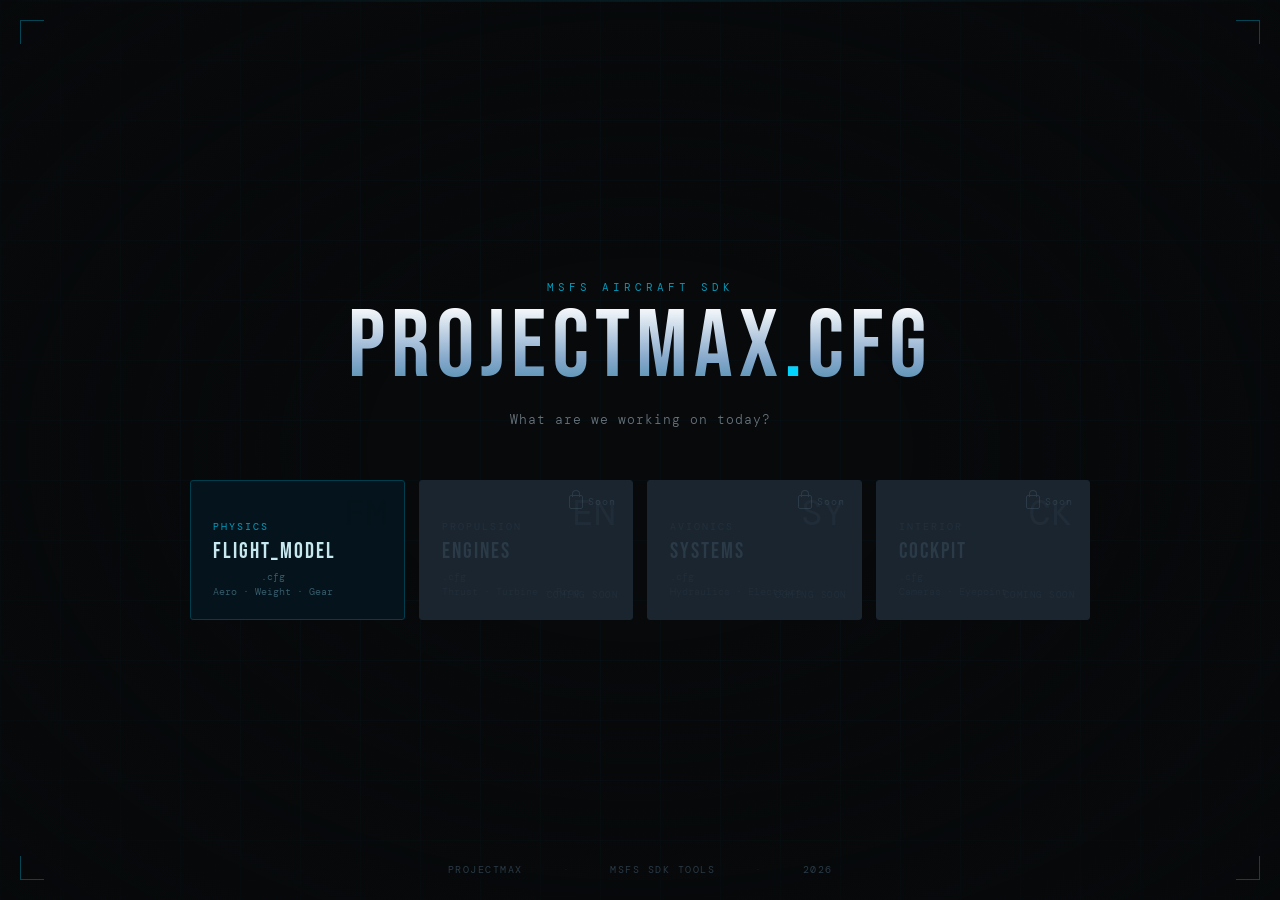
<file: index.html>
<!DOCTYPE html>
<html lang="en">
<head>
<meta charset="UTF-8">
<meta name="viewport" content="width=device-width, initial-scale=1.0">
<title>ProjectMax — CFG Editor</title>
<style>
@import url('https://fonts.googleapis.com/css2?family=Bebas+Neue&family=DM+Mono:wght@300;400;500&family=Barlow:wght@300;400&display=swap');

:root {
  --bg: #07090b;
  --line: #141c24;
  --accent: #00d4ff;
  --accent-dim: #003d4d;
  --text: #b8ccd8;
  --muted: #2a3a46;
  --muted2: #1a2830;
  --disabled: #1a2530;
  --disabled-text: #2a3a46;
  --disabled-border: #1a2530;
}

*, *::before, *::after { box-sizing: border-box; margin: 0; padding: 0; }

html, body {
  width: 100%; height: 100%;
  background: var(--bg);
  color: var(--text);
  font-family: 'Barlow', sans-serif;
  overflow: hidden;
}

/* ── Grid lines background ── */
.grid-bg {
  position: fixed;
  inset: 0;
  background-image:
    linear-gradient(rgba(0,212,255,0.025) 1px, transparent 1px),
    linear-gradient(90deg, rgba(0,212,255,0.025) 1px, transparent 1px);
  background-size: 60px 60px;
  pointer-events: none;
  z-index: 0;
}

/* Vignette */
.vignette {
  position: fixed; inset: 0;
  background: radial-gradient(ellipse at center, transparent 30%, #07090bcc 100%);
  pointer-events: none;
  z-index: 1;
}

/* Horizontal scan line drift */
.scanline {
  position: fixed;
  left: 0; right: 0;
  height: 2px;
  background: linear-gradient(90deg, transparent, rgba(0,212,255,0.08), transparent);
  animation: scan 8s linear infinite;
  pointer-events: none;
  z-index: 2;
}
@keyframes scan {
  0%   { top: -2px; opacity: 0; }
  5%   { opacity: 1; }
  95%  { opacity: 1; }
  100% { top: 100%; opacity: 0; }
}

/* ── Corner marks ── */
.corner {
  position: fixed;
  width: 24px; height: 24px;
  border-color: var(--accent);
  border-style: solid;
  opacity: 0.3;
  z-index: 3;
}
.corner.tl { top: 20px; left: 20px; border-width: 1px 0 0 1px; }
.corner.tr { top: 20px; right: 20px; border-width: 1px 1px 0 0; }
.corner.bl { bottom: 20px; left: 20px; border-width: 0 0 1px 1px; }
.corner.br { bottom: 20px; right: 20px; border-width: 0 1px 1px 0; }

/* ── Main layout ── */
.stage {
  position: relative;
  z-index: 10;
  width: 100%; height: 100vh;
  display: flex;
  flex-direction: column;
  align-items: center;
  justify-content: center;
  gap: 0;
}

/* ── Logo / Title ── */
.logo-block {
  text-align: center;
  margin-bottom: 52px;
  animation: fadeDown 0.7s cubic-bezier(0.2,0,0,1) both;
}
@keyframes fadeDown {
  from { opacity: 0; transform: translateY(-18px); }
  to   { opacity: 1; transform: translateY(0); }
}

.logo-eyebrow {
  font-family: 'DM Mono', monospace;
  font-size: 11px;
  letter-spacing: 4px;
  color: var(--accent);
  text-transform: uppercase;
  margin-bottom: 10px;
  opacity: 0.7;
}

.logo-title {
  font-family: 'Bebas Neue', sans-serif;
  font-size: clamp(56px, 8vw, 96px);
  letter-spacing: 6px;
  color: #fff;
  line-height: 0.92;
  /* Subtle chrome effect */
  background: linear-gradient(180deg, #ffffff 0%, #88aacc 60%, #4488aa 100%);
  -webkit-background-clip: text;
  -webkit-text-fill-color: transparent;
  background-clip: text;
}

.logo-title .dot { color: var(--accent); -webkit-text-fill-color: var(--accent); }

.logo-subtitle {
  margin-top: 18px;
  font-family: 'DM Mono', monospace;
  font-size: 13px;
  font-weight: 300;
  color: var(--text);
  letter-spacing: 1px;
  opacity: 0.55;
}

/* ── Button grid ── */
.btn-grid {
  display: grid;
  grid-template-columns: repeat(4, 1fr);
  gap: 14px;
  width: min(900px, 90vw);
}

/* ── Card button ── */
.cfg-btn {
  position: relative;
  display: flex;
  flex-direction: column;
  align-items: flex-start;
  justify-content: flex-end;
  padding: 24px 22px 20px;
  border: 1px solid var(--disabled-border);
  border-radius: 3px;
  background: var(--disabled);
  cursor: not-allowed;
  overflow: hidden;
  min-height: 140px;
  transition: border-color 0.2s, box-shadow 0.2s;
  animation: fadeUp 0.6s cubic-bezier(0.2,0,0,1) both;
}

.cfg-btn:nth-child(1) { animation-delay: 0.15s; }
.cfg-btn:nth-child(2) { animation-delay: 0.25s; }
.cfg-btn:nth-child(3) { animation-delay: 0.35s; }
.cfg-btn:nth-child(4) { animation-delay: 0.45s; }

@keyframes fadeUp {
  from { opacity: 0; transform: translateY(20px); }
  to   { opacity: 1; transform: translateY(0); }
}

/* Active (flight_model) */
.cfg-btn.active {
  border-color: var(--accent-dim);
  background: #05141c;
  cursor: pointer;
}
.cfg-btn.active:hover {
  border-color: var(--accent);
  box-shadow: 0 0 32px #00d4ff22, inset 0 0 40px #00d4ff08;
}
.cfg-btn.active:hover .btn-arrow { opacity: 1; transform: translateX(0); }
.cfg-btn.active:hover .btn-icon { opacity: 0.6; }
.cfg-btn.active:hover .btn-name { color: #fff; }

/* Disabled lock icon */
.cfg-btn.disabled .btn-lock {
  display: flex;
}

/* ── Big decorative icon ── */
.btn-icon {
  position: absolute;
  top: 14px; right: 16px;
  font-size: 36px;
  opacity: 0.06;
  transition: opacity 0.2s;
  line-height: 1;
  user-select: none;
  font-family: 'DM Mono', monospace;
}
.cfg-btn.disabled .btn-icon {
  opacity: 0.04;
}

/* Lock overlay */
.btn-lock {
  display: none;
  position: absolute;
  top: 14px; right: 16px;
  align-items: center;
  gap: 5px;
  font-family: 'DM Mono', monospace;
  font-size: 10px;
  color: var(--muted);
  letter-spacing: 1px;
}
.lock-icon {
  width: 14px; height: 14px;
  border: 1px solid var(--muted);
  border-radius: 2px;
  position: relative;
  display: flex; align-items: center; justify-content: center;
}
.lock-icon::before {
  content: '';
  position: absolute;
  top: -6px;
  width: 8px; height: 7px;
  border: 1px solid var(--muted);
  border-bottom: none;
  border-radius: 4px 4px 0 0;
}

.btn-tag {
  font-family: 'DM Mono', monospace;
  font-size: 10px;
  letter-spacing: 2px;
  text-transform: uppercase;
  margin-bottom: 8px;
}
.cfg-btn.active .btn-tag { color: var(--accent); opacity: 0.7; }
.cfg-btn.disabled .btn-tag { color: var(--muted); opacity: 0.5; }

.btn-name {
  font-family: 'Bebas Neue', sans-serif;
  font-size: 22px;
  letter-spacing: 2px;
  line-height: 1;
  transition: color 0.15s;
}
.cfg-btn.active .btn-name { color: #c8e8f0; }
.cfg-btn.disabled .btn-name { color: var(--disabled-text); }

.btn-desc {
  margin-top: 6px;
  font-family: 'DM Mono', monospace;
  font-size: 10px;
  font-weight: 300;
  line-height: 1.5;
}
.cfg-btn.active .btn-desc { color: #3a6070; }
.cfg-btn.disabled .btn-desc { color: var(--muted); opacity: 0.4; }

.btn-arrow {
  position: absolute;
  bottom: 18px; right: 18px;
  font-size: 18px;
  color: var(--accent);
  opacity: 0;
  transform: translateX(-6px);
  transition: opacity 0.2s, transform 0.2s;
}

.btn-coming-soon {
  position: absolute;
  bottom: 18px; right: 14px;
  font-family: 'DM Mono', monospace;
  font-size: 9px;
  letter-spacing: 1.5px;
  color: var(--muted);
  text-transform: uppercase;
  opacity: 0.4;
}

/* Subtle scan line on active hover */
.cfg-btn.active::before {
  content: '';
  position: absolute;
  inset: 0;
  background: linear-gradient(180deg, rgba(0,212,255,0.03) 0%, transparent 60%);
  opacity: 0;
  transition: opacity 0.2s;
  pointer-events: none;
}
.cfg-btn.active:hover::before { opacity: 1; }

/* ── Footer ── */
.footer {
  position: fixed;
  bottom: 24px;
  left: 0; right: 0;
  display: flex;
  justify-content: center;
  gap: 40px;
  font-family: 'DM Mono', monospace;
  font-size: 10px;
  letter-spacing: 1.5px;
  color: var(--muted);
  z-index: 10;
  opacity: 0.5;
  animation: fadeUp 1s 0.6s both;
}
.footer span { text-transform: uppercase; }
.footer .sep { opacity: 0.3; }
</style>
</head>
<body>

<div class="grid-bg"></div>
<div class="vignette"></div>
<div class="scanline"></div>
<div class="corner tl"></div>
<div class="corner tr"></div>
<div class="corner bl"></div>
<div class="corner br"></div>

<div class="stage">

  <div class="logo-block">
    <div class="logo-eyebrow">MSFS Aircraft SDK</div>
    <div class="logo-title">projectmax<span class="dot">.</span>CFG</div>
    <div class="logo-subtitle">What are we working on today?</div>
  </div>

  <div class="btn-grid">

    <!-- flight_model.cfg — ACTIVE -->
    <button class="cfg-btn active" onclick="window.location.href='flight_model_editor.html'">
      <div class="btn-icon">FM</div>
      <div class="btn-tag">Physics</div>
      <div class="btn-name">flight_model</div>
      <div class="btn-desc">.cfg<br>Aero · Weight · Gear</div>
      <div class="btn-arrow">→</div>
    </button>

    <!-- engines.cfg — DISABLED -->
    <div class="cfg-btn disabled">
      <div class="btn-lock">
        <div class="lock-icon"></div>
        <span>Soon</span>
      </div>
      <div class="btn-icon">EN</div>
      <div class="btn-tag">Propulsion</div>
      <div class="btn-name">engines</div>
      <div class="btn-desc">.cfg<br>Thrust · Turbine · Prop</div>
      <div class="btn-coming-soon">Coming soon</div>
    </div>

    <!-- systems.cfg — DISABLED -->
    <div class="cfg-btn disabled">
      <div class="btn-lock">
        <div class="lock-icon"></div>
        <span>Soon</span>
      </div>
      <div class="btn-icon">SY</div>
      <div class="btn-tag">Avionics</div>
      <div class="btn-name">systems</div>
      <div class="btn-desc">.cfg<br>Hydraulics · Electrics</div>
      <div class="btn-coming-soon">Coming soon</div>
    </div>

    <!-- cockpit.cfg — DISABLED -->
    <div class="cfg-btn disabled">
      <div class="btn-lock">
        <div class="lock-icon"></div>
        <span>Soon</span>
      </div>
      <div class="btn-icon">CK</div>
      <div class="btn-tag">Interior</div>
      <div class="btn-name">cockpit</div>
      <div class="btn-desc">.cfg<br>Cameras · Eyepoint</div>
      <div class="btn-coming-soon">Coming soon</div>
    </div>

  </div>
</div>

<div class="footer">
  <span>projectmax</span>
  <span class="sep">·</span>
  <span>MSFS SDK Tools</span>
  <span class="sep">·</span>
  <span>2026</span>
</div>

</body>
</html>
</file>
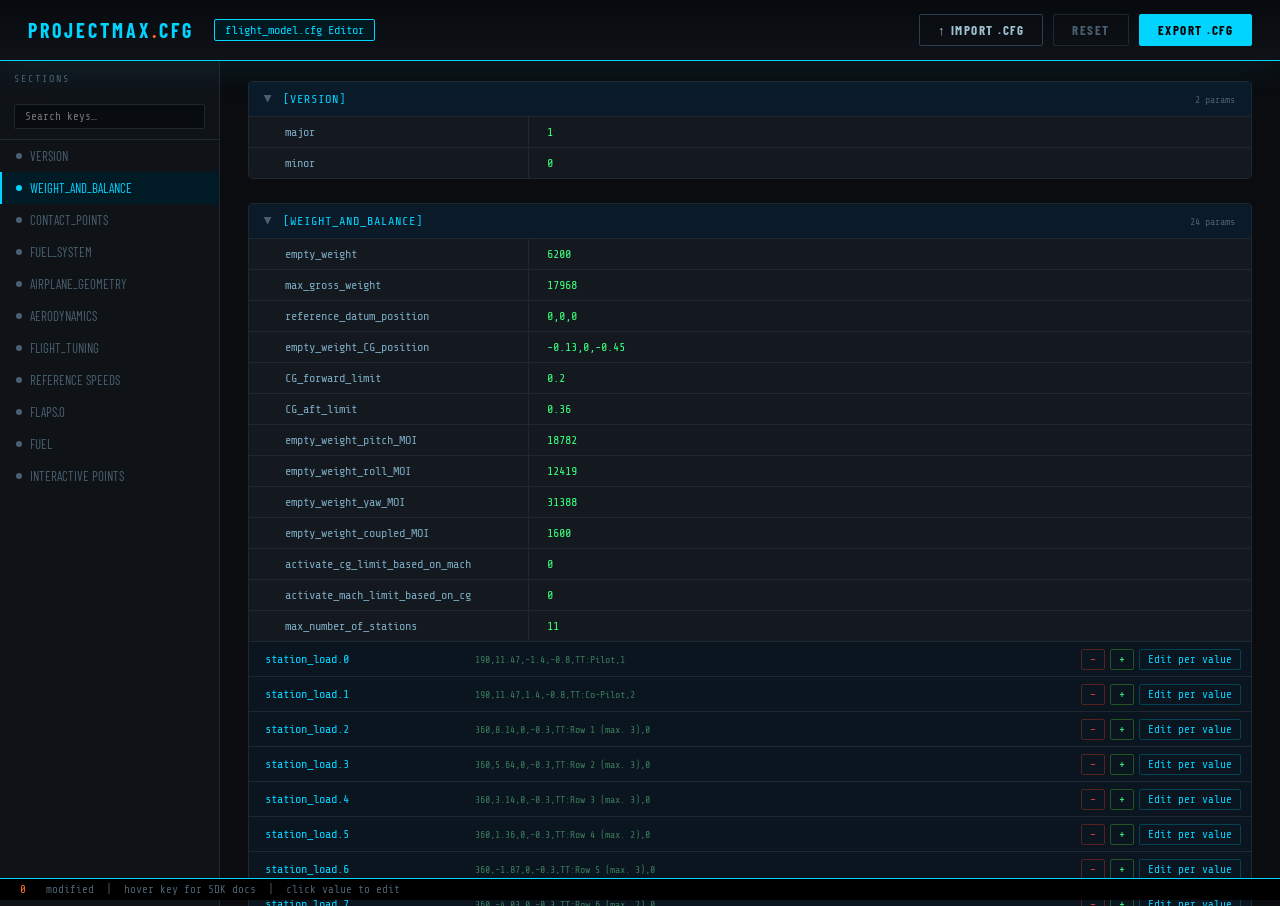
<file: flight_model_editor.html>
<!DOCTYPE html>
<html lang="en">
<head>
<meta charset="UTF-8">
<meta name="viewport" content="width=device-width, initial-scale=1.0">
<title>flight_model.cfg — MSFS SDK Editor</title>
<style>
  @import url('https://fonts.googleapis.com/css2?family=Share+Tech+Mono&family=Barlow:wght@300;400;600;700&family=Barlow+Condensed:wght@400;700&display=swap');
  :root {
    --bg:#0a0c0f;--panel:#0f1318;--panel2:#141920;--border:#1e2830;
    --accent:#00d4ff;--accent2:#ff6b2b;--accent3:#39ff7c;
    --text:#c8d8e8;--muted:#4a6070;--section-hdr:#0a1a28;
    --input-bg:#080c10;--hover-row:#111820;--indexed-bg:#0c1520;--expand-bg:#080e14;
  }
  *{box-sizing:border-box;margin:0;padding:0;}
  body{background:var(--bg);color:var(--text);font-family:'Barlow',sans-serif;font-size:14px;min-height:100vh;}
  header{background:linear-gradient(180deg,#060a0e 0%,var(--panel) 100%);border-bottom:1px solid var(--accent);padding:14px 28px;display:flex;align-items:center;gap:20px;position:sticky;top:0;z-index:100;box-shadow:0 4px 40px #00d4ff18;}
  .logo{font-family:'Barlow Condensed',sans-serif;font-weight:700;font-size:20px;letter-spacing:3px;color:var(--accent);text-transform:uppercase;}
  .logo span{color:var(--accent2);}
  .file-badge{font-family:'Share Tech Mono',monospace;font-size:12px;background:#001820;border:1px solid var(--accent);color:var(--accent);padding:3px 10px;border-radius:2px;}
  .header-actions{margin-left:auto;display:flex;gap:10px;}
  .btn{font-family:'Barlow Condensed',sans-serif;font-weight:700;font-size:13px;letter-spacing:1.5px;text-transform:uppercase;padding:7px 18px;border:1px solid;cursor:pointer;border-radius:2px;transition:all .15s;}
  .btn-primary{background:var(--accent);color:#000;border-color:var(--accent);}
  .btn-primary:hover{background:#fff;}
  .btn-ghost{background:transparent;color:var(--muted);border-color:var(--border);}
  .btn-ghost:hover{color:var(--text);border-color:var(--muted);}
  .btn-import{background:transparent;color:#a0c0d0;border-color:#2a4050;position:relative;overflow:hidden;}
  .btn-import:hover{color:var(--accent);border-color:var(--accent);}
  .btn-import input[type=file]{position:absolute;inset:0;opacity:0;cursor:pointer;width:100%;height:100%;}

  /* Drop overlay */
  .drop-overlay{display:none;position:fixed;inset:0;background:#000c;z-index:600;align-items:center;justify-content:center;flex-direction:column;gap:16px;}
  .drop-overlay.active{display:flex;}
  .drop-box{border:2px dashed var(--accent);border-radius:8px;padding:48px 64px;text-align:center;background:#00101a;pointer-events:none;}
  .drop-box-title{font-family:'Barlow Condensed',sans-serif;font-size:28px;color:var(--accent);letter-spacing:3px;margin-bottom:8px;}
  .drop-box-sub{font-family:'Share Tech Mono',monospace;font-size:13px;color:var(--muted);}

  .app{display:flex;height:calc(100vh - 55px);}
  .sidebar{width:220px;flex-shrink:0;background:var(--panel);border-right:1px solid var(--border);overflow-y:auto;padding:12px 0;}
  .sidebar-title{font-family:'Share Tech Mono',monospace;font-size:10px;color:var(--muted);letter-spacing:2px;text-transform:uppercase;padding:0 14px 10px;}
  .nav-item{padding:8px 14px;cursor:pointer;font-family:'Barlow Condensed',sans-serif;font-size:13px;color:var(--muted);border-left:2px solid transparent;transition:all .15s;display:flex;align-items:center;gap:8px;}
  .nav-item:hover{background:var(--hover-row);color:var(--text);}
  .nav-item.active{color:var(--accent);border-left-color:var(--accent);background:#001a26;}
  .nav-dot{width:6px;height:6px;border-radius:50%;background:currentColor;flex-shrink:0;}
  .search-bar{padding:10px 14px;border-bottom:1px solid var(--border);}
  .search-bar input{width:100%;background:var(--input-bg);border:1px solid var(--border);color:var(--text);font-family:'Share Tech Mono',monospace;font-size:11px;padding:5px 10px;border-radius:2px;outline:none;}
  .search-bar input:focus{border-color:var(--accent);}
  .main{flex:1;overflow-y:auto;padding:20px 28px 60px;}
  .section-card{margin-bottom:24px;border:1px solid var(--border);border-radius:4px;overflow:hidden;}
  .section-header{background:var(--section-hdr);padding:10px 16px;display:flex;align-items:center;gap:10px;border-bottom:1px solid var(--border);cursor:pointer;user-select:none;}
  .section-header:hover{background:#0a1e2e;}
  .section-name{font-family:'Share Tech Mono',monospace;font-size:12px;color:var(--accent);letter-spacing:1px;}
  .section-count{font-family:'Share Tech Mono',monospace;font-size:10px;color:var(--muted);margin-left:auto;}
  .chevron{color:var(--muted);font-size:10px;transition:transform .2s;}
  .chevron.open{transform:rotate(90deg);}
  .section-body{background:var(--panel2);}

  /* Normal KV row */
  .cfg-row{display:grid;grid-template-columns:280px 1fr;border-bottom:1px solid var(--border);position:relative;}
  .cfg-row:last-child{border-bottom:none;}
  .cfg-row:hover{background:var(--hover-row);}
  .key-cell{padding:7px 16px;font-family:'Share Tech Mono',monospace;font-size:12px;color:#7aa8c0;border-right:1px solid var(--border);display:flex;align-items:center;gap:6px;cursor:default;position:relative;}
  .info-icon{width:14px;height:14px;border-radius:50%;background:var(--accent);color:#000;font-size:9px;font-family:'Barlow',sans-serif;font-weight:700;display:flex;align-items:center;justify-content:center;flex-shrink:0;opacity:0;transition:opacity .15s;pointer-events:none;}
  .has-tooltip:hover .info-icon{opacity:1;}
  .val-cell{padding:4px 10px;display:flex;align-items:center;}
  .val-cell input{width:100%;background:transparent;border:1px solid transparent;color:var(--accent3);font-family:'Share Tech Mono',monospace;font-size:12px;padding:3px 7px;border-radius:2px;outline:none;transition:all .15s;}
  .val-cell input:hover{border-color:var(--border);}
  .val-cell input:focus{border-color:var(--accent);background:var(--input-bg);box-shadow:0 0 12px #00d4ff22;}
  .val-cell input.modified{color:var(--accent2);border-color:#ff6b2b44;}
  .val-cell input.long-val{font-size:10px;color:#5a8a6a;}
  .val-cell input.long-val:focus{font-size:11px;color:var(--accent3);}
  .comment-row{padding:5px 16px;font-family:'Share Tech Mono',monospace;font-size:11px;color:var(--muted);background:#0c1016;border-bottom:1px solid var(--border);font-style:italic;}

  /* Tooltip — only visible on hover, hidden when input focused */
  .tooltip-box{display:none;position:absolute;left:16px;top:calc(100% + 4px);z-index:999;background:#030608;border:1px solid var(--accent);border-radius:4px;padding:10px 14px;width:380px;box-shadow:0 8px 40px #00d4ff30,0 2px 12px #000;pointer-events:none;animation:fadeIn .12s ease;}
  @keyframes fadeIn{from{opacity:0;transform:translateY(-4px);}to{opacity:1;transform:translateY(0);}}
  .has-tooltip:hover .tooltip-box{display:block;}
  .cfg-row:focus-within .tooltip-box{display:none!important;}
  .tt-key{font-family:'Share Tech Mono',monospace;font-size:11px;color:var(--accent);margin-bottom:6px;}
  .tt-desc{font-family:'Barlow',sans-serif;font-size:12.5px;color:#a0bcc8;line-height:1.55;}
  .tt-unit{margin-top:7px;font-family:'Share Tech Mono',monospace;font-size:10px;color:var(--accent2);border-top:1px solid var(--border);padding-top:6px;}

  /* Indexed group */
  .indexed-group{border-bottom:1px solid var(--border);}
  .indexed-group:last-child{border-bottom:none;}
  .indexed-header{display:grid;grid-template-columns:200px 1fr auto;align-items:center;padding:5px 10px 5px 16px;background:#0a1520;min-height:34px;}
  .indexed-key{font-family:'Share Tech Mono',monospace;font-size:12px;color:var(--accent);}
  .indexed-raw-val{font-family:'Share Tech Mono',monospace;font-size:10px;color:#3a7a5a;padding:0 10px;white-space:nowrap;overflow:hidden;text-overflow:ellipsis;}
  .indexed-controls{display:flex;gap:5px;flex-shrink:0;}
  .ic-btn{font-family:'Share Tech Mono',monospace;font-size:11px;padding:3px 8px;border:1px solid;cursor:pointer;border-radius:2px;transition:all .12s;white-space:nowrap;background:transparent;}
  .ic-btn-minus{color:#ff4444;border-color:#552222;}
  .ic-btn-minus:hover{background:#ff4444;color:#000;}
  .ic-btn-plus{color:var(--accent3);border-color:#225522;}
  .ic-btn-plus:hover{background:var(--accent3);color:#000;}
  .ic-btn-edit{color:var(--accent);border-color:#004455;}
  .ic-btn-edit:hover{background:var(--accent);color:#000;}
  .ic-btn-edit.active{background:var(--accent);color:#000;}

  /* Expand panel */
  .expand-panel{background:var(--expand-bg);border-top:1px solid #1a2a3a;padding:10px 16px 14px 32px;display:none;}
  .expand-panel.open{display:block;}
  .expand-field{display:grid;grid-template-columns:260px 1fr;align-items:start;margin-bottom:7px;gap:8px;}
  .expand-label{font-family:'Barlow',sans-serif;font-size:11.5px;color:#7090a0;padding-top:5px;line-height:1.3;}
  .expand-label .pos-hint{font-size:10px;color:#3a6070;display:block;margin-top:2px;line-height:1.4;}
  .expand-input{background:var(--input-bg);border:1px solid var(--border);color:var(--accent3);font-family:'Share Tech Mono',monospace;font-size:12px;padding:4px 8px;border-radius:2px;outline:none;width:100%;transition:all .15s;}
  .expand-input:focus{border-color:var(--accent);box-shadow:0 0 8px #00d4ff22;}
  .expand-input.modified{color:var(--accent2);border-color:#ff6b2b44;}

  /* Confirm dialog */
  .confirm-overlay{display:none;position:fixed;inset:0;background:#000b;z-index:500;align-items:center;justify-content:center;}
  .confirm-overlay.show{display:flex;}
  .confirm-box{background:#0c1520;border:1px solid var(--accent);border-radius:4px;padding:24px 28px;max-width:380px;width:100%;box-shadow:0 20px 60px #000;}
  .confirm-title{font-family:'Barlow Condensed',sans-serif;font-size:16px;color:var(--accent);margin-bottom:10px;letter-spacing:1px;}
  .confirm-msg{font-size:13px;color:var(--text);margin-bottom:20px;line-height:1.5;}
  .confirm-actions{display:flex;gap:10px;justify-content:flex-end;}

  .statusbar{position:fixed;bottom:0;left:0;right:0;background:#000;border-top:1px solid var(--accent);padding:4px 20px;display:flex;gap:20px;font-family:'Share Tech Mono',monospace;font-size:11px;color:var(--muted);z-index:200;}
  .statusbar span{color:var(--accent);}
  #mod-count{color:var(--accent2);}
  ::-webkit-scrollbar{width:6px;}
  ::-webkit-scrollbar-track{background:var(--panel);}
  ::-webkit-scrollbar-thumb{background:var(--border);border-radius:3px;}
</style>
</head>
<body>
<header>
  <div class="logo">projectmax<span>.</span>CFG</div>
  <div class="file-badge" id="file-badge">flight_model.cfg Editor</div>
  <div class="header-actions">
    <button class="btn btn-import" title="Open a .cfg file from your computer">
      ↑ Import .cfg
      <input type="file" accept=".cfg,.txt,text/plain" onchange="handleFileInput(this)">
    </button>
    <button class="btn btn-ghost" onclick="resetAll()">Reset</button>
    <button class="btn btn-primary" onclick="exportCFG()">Export .cfg</button>
  </div>
</header>

<!-- Drag-and-drop overlay -->
<div class="drop-overlay" id="drop-overlay">
  <div class="drop-box">
    <div class="drop-box-title">DROP .CFG HERE</div>
    <div class="drop-box-sub">flight_model.cfg · engines.cfg · any MSFS cfg file</div>
  </div>
</div>
<div class="app">
  <nav class="sidebar">
    <div class="sidebar-title">Sections</div>
    <div class="search-bar"><input type="text" placeholder="Search keys…" id="search-input" oninput="filterKeys(this.value)"></div>
    <div id="nav-list"></div>
  </nav>
  <main class="main" id="main-content"></main>
</div>
<div class="confirm-overlay" id="confirm-overlay">
  <div class="confirm-box">
    <div class="confirm-title">CONFIRM REMOVAL</div>
    <div class="confirm-msg" id="confirm-msg"></div>
    <div class="confirm-actions">
      <button class="btn btn-ghost" onclick="confirmNo()">Cancel</button>
      <button class="btn" style="background:#ff4444;color:#000;border-color:#ff4444" onclick="confirmYes()">Remove</button>
    </div>
  </div>
</div>
<div class="statusbar">
  <span id="mod-count">0</span> modified &nbsp;|&nbsp; hover key for SDK docs &nbsp;|&nbsp; click value to edit
</div>
<script>
const TOOLTIPS={empty_weight:{desc:"Empty weight of the aircraft without fuel, payload or crew.",unit:"pounds"},max_gross_weight:{desc:"Maximum allowable takeoff gross weight. Structural limits are based on this.",unit:"pounds"},reference_datum_position:{desc:"Reference datum for all CG calculations (lon, lat, vert offset from model origin).",unit:"feet"},empty_weight_CG_position:{desc:"CG of the empty aircraft relative to reference datum. +X=forward, +Y=right, +Z=up.",unit:"feet (lon, lat, vert)"},CG_forward_limit:{desc:"Forward CG limit as a fraction of Mean Aerodynamic Chord. CG must stay aft of this.",unit:"fraction of MAC (0–1)"},CG_aft_limit:{desc:"Aft CG limit as a fraction of MAC. Exceeding this makes the aircraft unstable.",unit:"fraction of MAC (0–1)"},empty_weight_pitch_MOI:{desc:"Moment of inertia around the pitch axis for the empty aircraft.",unit:"slug·ft²"},empty_weight_roll_MOI:{desc:"Moment of inertia around the roll axis for the empty aircraft.",unit:"slug·ft²"},empty_weight_yaw_MOI:{desc:"Moment of inertia around the yaw axis for the empty aircraft.",unit:"slug·ft²"},empty_weight_coupled_MOI:{desc:"Cross-product moment of inertia. Represents inertial coupling between axes.",unit:"slug·ft²"},max_number_of_stations:{desc:"Total number of payload/weight stations defined.",unit:"integer"},static_pitch:{desc:"Pitch attitude when stationary on the ground. Only active when physics is off (e.g. hangar).",unit:"degrees (+=up, −=down)"},static_cg_height:{desc:"Height of CG above ground when at rest. Only active when physics is off.",unit:"feet"},gear_system_type:{desc:"Gear actuation type: 0=Electrical, 1=Hydraulic, 2=Pneumatic, 3=Manual, 4=None.",unit:"enum (0–4)"},tailwheel_lock:{desc:"Whether a tailwheel lock is available (1=YES / 0=NO).",unit:"boolean"},max_number_of_points:{desc:"Total contact point count. The sim expects exactly this many point.N entries (0 to N−1).",unit:"integer"},gear_locked_on_ground:{desc:"If 1, gear handle locks DOWN whenever aircraft is on the ground.",unit:"boolean"},gear_locked_above_speed:{desc:"Speed above which gear handle locks UP. Set to −1 to disable.",unit:"feet/second"},max_speed_full_steering:{desc:"Ground speed below which full nose-wheel steering deflection is available.",unit:"feet/second"},max_speed_decreasing_steering:{desc:"Ground speed above which nose-wheel steering has reduced to its minimum.",unit:"feet/second"},min_available_steering_angle_pct:{desc:"Minimum steering fraction always available at any speed.",unit:"fraction (0–1)"},max_speed_full_steering_castering:{desc:"Speed below which free-castering wheels have full angle authority.",unit:"feet/second"},max_speed_decreasing_steering_castering:{desc:"Speed above which free-castering wheel angle has reduced to minimum.",unit:"feet/second"},min_castering_angle:{desc:"Minimum angle a free-castering wheel can take.",unit:"radians"},max_castering_angle:{desc:"Maximum angle a free-castering wheel can take.",unit:"radians"},wing_area:{desc:"Total wing planform area. Reference area for all lift/drag calculations.",unit:"square feet"},wing_span:{desc:"Wing tip-to-tip span. Used for aspect ratio and induced drag.",unit:"feet"},wing_camber:{desc:"Wing camber coefficient controlling camber-dependent lift.",unit:"dimensionless"},wing_thickness_ratio:{desc:"Thickness-to-chord ratio. Affects transonic drag.",unit:"fraction"},wing_root_chord:{desc:"Chord length at the wing root.",unit:"feet"},wing_dihedral:{desc:"Wing dihedral angle. Positive = upswept tips = more roll stability.",unit:"degrees"},wing_incidence:{desc:"Wing incidence relative to fuselage datum. Positive tilts leading edge up.",unit:"degrees"},wing_twist:{desc:"Washout twist root to tip. Negative = reduced tip AoA = delayed tip stall.",unit:"degrees"},oswald_efficiency_factor:{desc:"Oswald span efficiency (e). 1.0 is perfect elliptical distribution. Typical: 0.7–0.9.",unit:"dimensionless (0–1)"},wing_winglets_flag:{desc:"Set to 1 if aircraft has winglets.",unit:"boolean"},wing_sweep:{desc:"Leading-edge sweep angle. Positive sweep helps high-speed performance.",unit:"degrees"},wing_pos_apex_lon:{desc:"Longitudinal position of the wing leading-edge apex.",unit:"feet"},wing_pos_apex_vert:{desc:"Vertical position of the wing leading-edge apex.",unit:"feet"},htail_area:{desc:"Total horizontal tail planform area (stabilizer + elevator).",unit:"square feet"},htail_span:{desc:"Horizontal tail tip-to-tip span.",unit:"feet"},htail_pos_lon:{desc:"Longitudinal position of the horizontal tail reference point.",unit:"feet"},htail_pos_vert:{desc:"Vertical position of the horizontal tail reference point.",unit:"feet"},htail_incidence:{desc:"Horizontal stabilizer incidence angle for neutral pitch trim.",unit:"degrees"},htail_sweep:{desc:"Leading-edge sweep of the horizontal tail.",unit:"degrees"},htail_thickness_ratio:{desc:"Thickness-to-chord ratio of the horizontal tail.",unit:"fraction"},vtail_area:{desc:"Total vertical tail planform area (fin + rudder).",unit:"square feet"},vtail_pos_lon:{desc:"Longitudinal position of the vertical tail reference point.",unit:"feet"},vtail_pos_vert:{desc:"Vertical position of the vertical tail reference point.",unit:"feet"},vtail_span:{desc:"Height of the vertical tail.",unit:"feet"},vtail_sweep:{desc:"Leading-edge sweep of the vertical tail.",unit:"degrees"},vtail_thickness_ratio:{desc:"Thickness-to-chord ratio of the vertical tail.",unit:"fraction"},fuselage_length:{desc:"Total fuselage length nose to tail.",unit:"feet"},fuselage_diameter:{desc:"Maximum fuselage cross-section diameter.",unit:"feet"},fuselage_center_pos:{desc:"Position of the fuselage aerodynamic center (lon, lat, vert).",unit:"feet"},elevator_area:{desc:"Total moving elevator surface area.",unit:"square feet"},aileron_area:{desc:"Total aileron surface area (both wings).",unit:"square feet"},rudder_area:{desc:"Total rudder surface area.",unit:"square feet"},elevator_up_limit:{desc:"Maximum upward elevator deflection.",unit:"degrees"},elevator_down_limit:{desc:"Maximum downward elevator deflection.",unit:"degrees"},aileron_up_limit:{desc:"Maximum upward aileron deflection (one side).",unit:"degrees"},aileron_down_limit:{desc:"Maximum downward aileron deflection (one side).",unit:"degrees"},rudder_limit:{desc:"Maximum rudder deflection either direction.",unit:"degrees"},rudder_trim_limit:{desc:"Maximum rudder trim deflection.",unit:"degrees"},elevator_trim_limit:{desc:"Maximum elevator trim deflection.",unit:"degrees"},elevator_trim_neutral:{desc:"Neutral position of the elevator trim.",unit:"degrees"},spoiler_limit:{desc:"Maximum spoiler/speedbrake deflection.",unit:"degrees"},spoilerons_available:{desc:"Set to 1 if spoilers can act as asymmetric roll control (spoilerons).",unit:"boolean"},spoiler_handle_available:{desc:"Whether a dedicated speedbrake handle exists in the cockpit.",unit:"boolean"},auto_spoiler_available:{desc:"Whether automatic ground spoilers deploy on landing.",unit:"boolean"},positive_g_limit_flaps_up:{desc:"Maximum positive load factor, flaps retracted.",unit:"G"},positive_g_limit_flaps_down:{desc:"Maximum positive load factor, flaps extended.",unit:"G"},negative_g_limit_flaps_up:{desc:"Maximum negative load factor, flaps retracted.",unit:"G"},negative_g_limit_flaps_down:{desc:"Maximum negative load factor, flaps extended.",unit:"G"},load_safety_factor:{desc:"Safety factor on structural load limits before damage.",unit:"multiplier"},fly_by_wire:{desc:"Enables fly-by-wire envelope protection.",unit:"boolean"},aileron_span_outboard:{desc:"Outboard spanwise position of aileron as fraction of half-span.",unit:"fraction (0–1)"},controls_reactivity_scalar:{desc:"Global scalar on control surface responsiveness.",unit:"multiplier"},lift_coef_pitch_rate:{desc:"Lift coefficient due to pitch rate (CLq). Lift lag as wing pitches.",unit:"per rad/s"},lift_coef_at_drag_zero:{desc:"Lift coefficient at zero drag. Baseline lift at design cruise.",unit:"dimensionless"},lift_coef_flaps:{desc:"Lift coefficient increment at full flap.",unit:"dimensionless"},drag_coef_zero_lift:{desc:"Zero-lift parasite drag coefficient (CD0). All non-lift-dependent drag.",unit:"dimensionless"},drag_coef_flaps:{desc:"Drag coefficient increment at full flap extension.",unit:"dimensionless"},drag_coef_gear:{desc:"Drag coefficient increment with gear down.",unit:"dimensionless"},drag_coef_spoilers:{desc:"Drag coefficient increment with spoilers fully deployed.",unit:"dimensionless"},pitch_moment_delta_elevator:{desc:"Pitching moment per unit elevator deflection (Cmδe). Primary pitch control.",unit:"per radian"},pitch_moment_pitch_damping:{desc:"Pitch damping coefficient (Cmq). Large negative = strong pitch stability.",unit:"per rad/s"},roll_moment_delta_aileron:{desc:"Rolling moment per unit aileron deflection (Clδa). Primary roll control.",unit:"per radian"},roll_moment_roll_damping:{desc:"Roll damping (Clp). Negative = stable.",unit:"per rad/s"},yaw_moment_delta_rudder:{desc:"Yawing moment per unit rudder deflection (Cnδr). Primary yaw control.",unit:"per radian"},yaw_moment_yaw_damping:{desc:"Yaw damping (Cnr). Negative = stable.",unit:"per rad/s"},yaw_moment_slip_angle:{desc:"Yawing moment due to sideslip (Cnβ). Positive = directional stability.",unit:"per radian"},aero_center_lift:{desc:"Position of aerodynamic center (neutral point) relative to reference datum.",unit:"feet"},compute_aero_center:{desc:"If 1, sim computes aero center from geometry. If 0, uses aero_center_lift value.",unit:"boolean"},modern_fm_only:{desc:"If 1, requires Modern flight model. Refuses to fly on Legacy FM.",unit:"boolean"},cruise_lift_scalar:{desc:"Global scalar on lift coefficient during cruise.",unit:"multiplier"},parasite_drag_scalar:{desc:"Scales all parasite (zero-lift) drag.",unit:"multiplier"},induced_drag_scalar:{desc:"Scales induced drag (drag due to lift).",unit:"multiplier"},elevator_effectiveness:{desc:"Scalar on elevator control power.",unit:"multiplier"},aileron_effectiveness:{desc:"Scalar on aileron roll control power.",unit:"multiplier"},rudder_effectiveness:{desc:"Scalar on rudder yaw control power.",unit:"multiplier"},pitch_stability:{desc:"Scalar on overall pitch stability.",unit:"multiplier"},roll_stability:{desc:"Scalar on roll/dihedral stability.",unit:"multiplier"},yaw_stability:{desc:"Scalar on directional/yaw stability.",unit:"multiplier"},pitch_gyro_stability:{desc:"Gyroscopic stability in pitch axis.",unit:"multiplier"},roll_gyro_stability:{desc:"Gyroscopic stability in roll axis.",unit:"multiplier"},p_factor_on_yaw:{desc:"How much P-factor (asymmetric prop thrust) affects yaw.",unit:"multiplier"},torque_on_roll:{desc:"How much engine torque reaction affects the roll axis.",unit:"multiplier"},stall_coef_at_min_weight:{desc:"Coefficient applied to stall speed at minimum weight.",unit:"dimensionless"},wingflex_scalar:{desc:"Magnitude of visual wing flex animation.",unit:"multiplier"},wing_engine_wash:{desc:"Additional lift from propeller slipstream over the wing.",unit:"multiplier"},full_flaps_stall_speed:{desc:"Stall speed in landing configuration, full flaps — VSO.",unit:"knots CAS"},flaps_up_stall_speed:{desc:"Stall speed in clean configuration, flaps up — VS1.",unit:"knots CAS"},cruise_speed:{desc:"Normal cruise airspeed used by AI and autopilot.",unit:"knots CAS"},max_indicated_speed:{desc:"Maximum indicated airspeed VMO. Exceeding triggers overspeed warning.",unit:"knots CAS"},max_flaps_extended:{desc:"Maximum speed with any flap extended — VFE.",unit:"knots CAS"},normal_operating_speed:{desc:"Normal operating speed VNO — max structural cruise speed.",unit:"knots CAS"},rotation_speed_min:{desc:"Minimum rotation speed VR used by AI during takeoff.",unit:"knots CAS"},climb_speed:{desc:"Recommended climb speed for AI and autopilot.",unit:"knots CAS"},cruise_alt:{desc:"Default cruise altitude used by AI when planning a flight.",unit:"feet MSL"},takeoff_speed:{desc:"Liftoff speed VLOF used by AI for takeoff.",unit:"knots CAS"},best_angle_climb_speed:{desc:"Best angle of climb speed VX.",unit:"knots CAS"},approach_speed:{desc:"Recommended final approach speed VREF.",unit:"knots CAS"},best_glide:{desc:"Best glide speed for max glide ratio with engines off.",unit:"knots CAS"},best_single_engine_rate_of_climb_speed:{desc:"Best rate of climb with one engine out — VYSE / Blue Line.",unit:"knots CAS"},minimum_control_speed:{desc:"Minimum control speed with critical engine inoperative — VMC.",unit:"knots CAS"},max_mach:{desc:"Maximum operating Mach number MMO.",unit:"Mach"},max_gear_extended:{desc:"Maximum speed with landing gear extended — VLE.",unit:"knots CAS"},cruise_mach:{desc:"Normal cruise Mach number for autopilot Mach hold.",unit:"Mach"},spawn_cruise_altitude:{desc:"Altitude aircraft spawns at when placed in-flight in cruise.",unit:"feet MSL"},spawn_descent_altitude:{desc:"Altitude aircraft spawns at when placed in-flight in descent.",unit:"feet MSL"},fuel_type:{desc:"Fuel type: 1=Avgas, 2=Jet-A, 3=Diesel.",unit:"enum"}};

const SCHEMAS={
  point:[
    {label:"Contact Type",hint:"1=Wheel  2=Scrape Point  3=Skid  4=Float  5=Water Rudder  16=Ski  17=Propeller"},
    {label:"Longitudinal Position (Z)",hint:"Relative to Datum Reference Point, in feet. Forward is positive."},
    {label:"Lateral Position (X)",hint:"Relative to Datum Reference Point, in feet. Right is positive."},
    {label:"Vertical Position (Y)",hint:"Relative to Datum Reference Point, in feet. Up is positive."},
    {label:"Impact Damage Threshold",hint:"Crash velocity threshold, in feet per minute."},
    {label:"Brake Type",hint:"0=None  1=Left gear brake  2=Right gear brake  3=Both gears"},
    {label:"Wheel Radius",hint:"Wheel radius in feet. For scrape/skid points use a very small value (e.g. 0.0001)."},
    {label:"Max Steering Angle",hint:"Maximum wheel steering deflection in degrees (−90 to +90). 0 = non-steerable."},
    {label:"Static Compression",hint:"Static compression coefficient for computing spring reaction on the ground, in feet."},
    {label:"Max/Static Compression Ratio",hint:"Max-to-static compression ratio (unitless). If set_max_compression=1, this is in feet instead."},
    {label:"Damping Ratio",hint:"Ground reaction damping constant. 0.0 = undamped, 1.0 = critically damped."},
    {label:"Extension Time",hint:"Time in seconds to fully extend gear / floats / skis."},
    {label:"Retraction Time",hint:"Time in seconds to fully retract gear / floats / skis."},
    {label:"Sound Type",hint:"0=Center Gear  1=Aux Gear  2=Left Gear  3=Right Gear  4=Fuselage Scrape  5=Left Wing Scrape  6=Right Wing Scrape  7=Aux1 Scrape  8=Aux2 Scrape  9=Tail Scrape"},
    {label:"Retraction Speed Limit",hint:"Airspeed limit for gear retraction, in KIAS."},
    {label:"Gear Damage Speed",hint:"Airspeed above which gear structure is damaged, in KIAS."},
    {label:"Exponential Spring Constant",hint:"Spring exponent. Omit or set to 1 for standard linear spring behaviour."}
  ],
  station_load:[
    {label:"Max Load Weight",hint:"Maximum load weight for this station, in pounds."},
    {label:"Longitudinal Position",hint:"Fore/aft position relative to reference datum, in feet. Forward is positive."},
    {label:"Lateral Position",hint:"Left/right position relative to reference datum, in feet. Right is positive."},
    {label:"Vertical Position",hint:"Up/down position relative to reference datum, in feet. Up is positive."},
    {label:"Station Name",hint:"Display name shown in the Weight & Balance screen. Use TT: prefix for localization."},
    {label:"Default Load",hint:"Whether station is loaded by default: 0=empty, 1=loaded at max weight, 2=loaded at max weight (copilot)."}
  ],
  interactive_point:[
    {label:"Type",hint:"Interactive point type code (0=Left main door, 1=Right main door, etc.)."},
    {label:"Longitudinal Position",hint:"Longitudinal offset from reference datum, in feet."},
    {label:"Lateral Position",hint:"Lateral offset from reference datum, in feet."},
    {label:"Vertical Position",hint:"Vertical offset from reference datum, in feet."},
    {label:"Sub-Type / Category",hint:"Sub-type code for the interactive element (door type, service hatch, etc.)."},
    {label:"Param 6",hint:"Additional type-specific parameter."},
    {label:"Param 7",hint:"Additional type-specific parameter."},
    {label:"Heading",hint:"Orientation angle of the interaction in degrees (0–360)."},
    {label:"Param 9",hint:"Additional parameter."},
    {label:"Param 10",hint:"Additional parameter."},
    {label:"Param 11",hint:"Additional parameter."},
    {label:"Param 12",hint:"Additional parameter."},
    {label:"Param 13",hint:"Additional parameter."},
    {label:"Param 14",hint:"Additional parameter."}
  ],
  "flaps-position":[
    {label:"Flap Angle",hint:"Deflection angle of the flap in degrees."},
    {label:"Airspeed Limit (VFE)",hint:"Maximum airspeed for this flap setting, in KIAS."},
    {label:"Lift Coefficient Delta",hint:"Lift coefficient increment at this flap position."},
    {label:"Drag Coefficient Delta",hint:"Drag coefficient increment at this flap position."},
    {label:"Pitch Moment Coefficient",hint:"Pitching moment change at this flap position."},
    {label:"Param 6",hint:"Additional parameter."},
    {label:"Param 7",hint:"Additional parameter."}
  ]
};

// ── RAW CFG ──────────────────────────────────────────
const RAW_CFG=`[VERSION]
major=1
minor=0

[WEIGHT_AND_BALANCE]
empty_weight=6200
max_gross_weight=17968
reference_datum_position=0,0,0
empty_weight_CG_position=-0.13,0,-0.45
CG_forward_limit=0.2
CG_aft_limit=0.36
empty_weight_pitch_MOI=18782
empty_weight_roll_MOI=12419
empty_weight_yaw_MOI=31388
empty_weight_coupled_MOI=1600
activate_cg_limit_based_on_mach=0
activate_mach_limit_based_on_cg=0
max_number_of_stations=11
station_load.0=190,11.47,-1.4,-0.8,TT:Pilot,1
station_load.1=190,11.47,1.4,-0.8,TT:Co-Pilot,2
station_load.2=360,8.14,0,-0.3,TT:Row 1 (max. 3),0
station_load.3=360,5.64,0,-0.3,TT:Row 2 (max. 3),0
station_load.4=360,3.14,0,-0.3,TT:Row 3 (max. 3),0
station_load.5=360,1.36,0,-0.3,TT:Row 4 (max. 2),0
station_load.6=360,-1.87,0,-0.3,TT:Row 5 (max. 3),0
station_load.7=360,-4.03,0,-0.3,TT:Row 6 (max. 2),0
station_load.8=180,-8.44,0,-0.3,TT:Row 7 (max. 3),0
station_load.9=120,-10.31,0,-0.3,TT:Row 8 (max. 3),0
station_load.10=150,-13.11,0,-0.3,TT:Cargo Aft (max. 500lb),0

[CONTACT_POINTS]
static_pitch=-2
static_cg_height=3.52
gear_system_type=4
tailwheel_lock=0
max_number_of_points=11
gear_locked_on_ground=1
gear_locked_above_speed=-1
max_speed_full_steering=20
max_speed_decreasing_steering=30
min_available_steering_angle_pct=0.2
max_speed_full_steering_castering=30
max_speed_decreasing_steering_castering=40
min_castering_angle=0.05236
max_castering_angle=3.141593
point.0=1,14.236688,0,-7.655319,1500,0,1.5,55,1.0,1.5,0.7,0,0,0,300,300,2
point.1=1,-4.33,-5.10,-7.65,1500,1,1.5,0,1.4,1.2,0.65,0,0,2,300,300,2
point.2=1,-4.33,5.10,-7.65,1500,2,1.5,0,1.4,1.2,0.65,0,0,3,300,300,2
point.3=1,-4.13,-6.7,-7.15,1500,1,1.5,0,1,1,1,0,0,3,300,300,2
point.4=1,-4.13,6.7,-7.15,1500,2,1.5,0,1,1,1,0,0,3,300,300,2
point.5=2,-2.537265,30.873852,2.780324,0,0,0.0001,0,1,0.0001,0,0,0,6,0,0,1
point.6=2,-2.537265,-30.873852,2.780324,0,0,0.0001,0,1,0.0001,0,0,0,5,0,0,1
point.7=2,-2.537265,0,2.780324,0,0,0.0001,0,1,0.0001,0,0,0,4,0,0,1
point.8=3,-16.052492,2.234919,-3.806027,0,0,0.0001,0,1,0.0001,0,0,0,3,0,0,1
point.9=2,17.095221,-0.000024,-2.590853,0,0,0.0001,0,1,0.0001,0,0,0,4,0,0,1
point.10=2,-12.412424,-0.00002,-4.591973,0,0,0.0001,0,1,0.0001,0,0,0,4,0,0,1
point.11=3,-16.052492,-2.234919,-3.806027,0,0,0.0001,0,1,0.0001,0,0,0,2,0,0,1
point.12=2,-31.947472,0.000031,2.78859,0,0,0.0001,0,1,0.0001,0,0,0,9,0,0,1

[FUEL_SYSTEM]
Version=Latest
Engine.1=Name:LH Engine#Index:1
Engine.2=Name:RH Engine#Index:2
Pump.1=Name:Left Aux Pump#Pressure:22#DestinationLine:Left Aux PumpToLH Valve#Type:EngineDriven#Index:1
Pump.2=Name:Left Norm Pump#Pressure:22#DestinationLine:Left Norm PumpToLH Valve#Type:EngineDriven#Index:1
Pump.3=Name:Right Aux Pump#Pressure:22#DestinationLine:Right Aux PumpToRH Valve#Type:EngineDriven#Index:2
Pump.4=Name:Right Norm Pump#Pressure:22#DestinationLine:Right Norm PumpToRH Valve#Type:EngineDriven#Index:2
Tank.1=Name:Left Outboard Tank#Title:Left Outboard Tank#Capacity:124#UnusableCapacity:3#Position:-2.75,-2.27,3#OutputOnlyLines:Left OutboardToLeft Collector#Priority:2
Tank.2=Name:Left Inboard Tank#Title:Left Inboard Tank#Capacity:150#UnusableCapacity:7#Position:-2.75,-2.27,3#OutputOnlyLines:Left InboardToLeft Collector#Priority:1
Tank.3=Name:Right Outboard Tank#Title:Right Outboard Tank#Capacity:124#UnusableCapacity:3#Position:-2.75,2.27,3#OutputOnlyLines:Right OutboardToRight Collector#Priority:2
Tank.4=Name:Right Inboard Tank#Title:Right Inboard Tank#Capacity:150#UnusableCapacity:7#Position:-2.75,2.27,3#OutputOnlyLines:Right InboardToRight Collector#Priority:1
Tank.5=Name:Left Collector Tank#Capacity:5#UnusableCapacity:0#Position:-2.75,-2.27,2.2#OutputOnlyLines:Left Collector TankToLeft Aux Pump,Left Collector TankToLeft Norm Pump#Priority:3
Tank.6=Name:Right Collector Tank#Capacity:5#UnusableCapacity:0#Position:-2.75,2.27,2.2#OutputOnlyLines:Right Collector TankToRight Aux Pump,Right Collector TankToRight Norm Pump#Priority:3
Valve.1=Name:Crossfeed Valve
Valve.2=Name:LH Valve#DestinationLine:LH ValveToLH Engine
Valve.3=Name:RH Valve#DestinationLine:RH ValveToRH Engine
Line.1=Name:Left OutboardToLeft Collector#Source:Left Outboard Tank#Destination:Left Collector Tank#Volume:0.05#GravityBasedFuelFlow:70
Line.2=Name:Left InboardToLeft Collector#Source:Left Inboard Tank#Destination:Left Collector Tank#Volume:0.05#GravityBasedFuelFlow:70
Line.3=Name:Right OutboardToRight Collector#Source:Right Outboard Tank#Destination:Right Collector Tank#Volume:0.05#GravityBasedFuelFlow:70
Line.4=Name:Right InboardToRight Collector#Source:Right Inboard Tank#Destination:Right Collector Tank#Volume:0.05#GravityBasedFuelFlow:70
Line.5=Name:Left Collector TankToLeft Aux Pump#Source:Left Collector Tank#Destination:Left Aux Pump#Volume:0.05#GravityBasedFuelFlow:1
Line.6=Name:Left Collector TankToLeft Norm Pump#Source:Left Collector Tank#Destination:Left Norm Pump#Volume:0.05#GravityBasedFuelFlow:1
Line.7=Name:Left Aux PumpToLH Valve#Source:Left Aux Pump#Destination:LH Valve#Volume:0.05#GravityBasedFuelFlow:1
Line.8=Name:Left Norm PumpToLH Valve#Source:Left Norm Pump#Destination:LH Valve#Volume:0.05#GravityBasedFuelFlow:1
Line.9=Name:Right Collector TankToRight Aux Pump#Source:Right Collector Tank#Destination:Right Aux Pump#Volume:0.05#GravityBasedFuelFlow:1
Line.10=Name:Right Collector TankToRight Norm Pump#Source:Right Collector Tank#Destination:Right Norm Pump#Volume:0.05#GravityBasedFuelFlow:1
Line.11=Name:Right Aux PumpToRH Valve#Source:Right Aux Pump#Destination:RH Valve#Volume:0.05#GravityBasedFuelFlow:1
Line.12=Name:Right Norm PumpToRH Valve#Source:Right Norm Pump#Destination:RH Valve#Volume:0.05#GravityBasedFuelFlow:1
Line.13=Name:LH ValveToLH Engine#Source:LH Valve#Destination:LH Engine#Volume:0.03
Line.14=Name:RH ValveToRH Engine#Source:RH Valve#Destination:RH Engine#Volume:0.03

[AIRPLANE_GEOMETRY]
wing_area=730
wing_camber=1
wing_thickness_ratio=0.03
wing_span=60
wing_root_chord=15
wing_dihedral=1.5
wing_incidence=2.2
wing_twist=0
oswald_efficiency_factor=0.7
wing_winglets_flag=0
wing_sweep=0
wing_pos_apex_lon=10.3
wing_pos_apex_vert=2.3
htail_area=200
htail_span=29
htail_pos_lon=-26.5
htail_pos_vert=3
htail_incidence=0.14
htail_sweep=0
htail_thickness_ratio=0.015
vtail_area=150
vtail_pos_lon=-26
vtail_pos_vert=5
vtail_span=17
vtail_sweep=10
vtail_thickness_ratio=0.02
fuselage_length=35
fuselage_diameter=4
fuselage_center_pos=-3.338482,0,-1.000002
elevator_area=44
aileron_area=27
rudder_area=41
elevator_up_limit=25
elevator_down_limit=16
aileron_up_limit=17.5
aileron_down_limit=16
rudder_limit=27
rudder_trim_limit=10
elevator_trim_limit=25
elevator_trim_neutral=0
spoiler_limit=40
spoilerons_available=0
aileron_to_spoileron_gain=0
min_ailerons_for_spoilerons=0
min_flaps_for_spoilerons=0
spoiler_extension_time=3
spoiler_handle_available=1
auto_spoiler_available=0
auto_spoiler_min_speed=0
positive_g_limit_flaps_up=3.17
positive_g_limit_flaps_down=3.17
negative_g_limit_flaps_up=-1.5
negative_g_limit_flaps_down=-1.5
load_safety_factor=1.3
aileron_to_rudder_scale=0
flap_to_aileron_scale=0
fly_by_wire=0
elevator_elasticity_table=0:1,17:1,29:1,42:1.005,60:1
aileron_elasticity_table=0:0.8,17:0.9,29:1,42:1.005,60:1,78:0.96,90:0.88
rudder_elasticity_table=0:1,17:1,29:1,42:1.005,60:1,78:0.96,90:0.88
elevator_trim_elasticity_table=0:1,17:1,29:1,42:1.005,60:1,78:0.96,90:0.88
auto_spoiler_auto_retracts=0
fly_by_wire_load_factor_normalize_bank=0
aileron_to_elevator_gain=0
spoiler_disabled_by_flaps=0
aileron_span_outboard=0.5
fly_by_wire_from_flaps=0
controls_reactivity_scalar=1

[AERODYNAMICS]
lift_coef_pitch_rate=-6.054688
lift_coef_daoa=0
lift_coef_at_drag_zero=0.2
lift_coef_at_drag_zero_flaps=0
lift_coef_delta_elevator=0
lift_coef_horizontal_incidence=0
lift_coef_flaps=1.234
lift_coef_spoilers=0
drag_coef_zero_lift=0.042
drag_coef_flaps=0.145508
drag_coef_gear=0
drag_coef_spoilers=0.1
side_force_delta_rudder=-0.09375
side_force_roll_rate=0.029785
side_force_yaw_rate=0.147461
side_force_slip_angle=-0.210449
pitch_moment_delta_elevator=-1.025391
pitch_moment_delta_trim=-0.3
pitch_moment_pitch_damping=-41.015625
pitch_moment_aoa_0=-0.048828
pitch_moment_daoa=0.355469
pitch_moment_horizontal_incidence=-0.031738
pitch_moment_flaps=-0.02
pitch_moment_gear=0
pitch_moment_spoilers=0
pitch_moment_delta_elevator_propwash=0
pitch_moment_pitch_propwash=0
roll_moment_delta_aileron=-0.126953
roll_moment_roll_damping=-0.463867
roll_moment_yaw_rate=-0.071289
roll_moment_delta_rudder=-0.00293
roll_moment_slip_angle=0.029297
roll_moment_spoilers=0.054
roll_moment_delta_aileron_trim_scalar=-0.005236
yaw_moment_delta_rudder_trim_scalar=0.017453
yaw_moment_roll=-0.054199
yaw_moment_slip_angle=0.095703
yaw_moment_delta_rudder=0.117188
yaw_moment_delta_aileron=-0.084473
yaw_moment_yaw_damping=-0.292969
yaw_moment_delta_rudder_propwash=0
yaw_moment_yaw_propwash=0
compute_aero_center=0
aero_center_lift=-3.5
lift_coef_mach_table=0:1,0.2:1,0.4:1.0369,0.6:1.1018,0.8:1.2687,1:0.6,1.2:0.5,1.4:0.4
lift_coef_ground_effect_mach_table=0.054:1.15,0.1:1.096,0.2:1.0576,0.3:1.036,0.4:1.024
fuselage_lateral_cx=0.05
lift_coef_air_spoilers=0
drag_coef_air_spoilers=0

[FLIGHT_TUNING]
modern_fm_only=1
cruise_lift_scalar=1
parasite_drag_scalar=1
induced_drag_scalar=1
wing_engine_wash=0.2
flap_induced_drag_scalar=1
wingflex_scalar=1
wingflex_offset=0
predicted_moi_density_scalar_fuselage=1
predicted_moi_density_scalar_wings=1
elevator_effectiveness=0.9
elevator_maxangle_scalar=0.8
aileron_effectiveness=1.3
rudder_effectiveness=1
rudder_maxangle_scalar=1
elevator_trim_effectiveness=1
aileron_trim_effectiveness=1
rudder_trim_effectiveness=1
pitch_stability=1.2
roll_stability=1.2
yaw_stability=0.9
pitch_gyro_stability=1.5
roll_gyro_stability=1.5
yaw_gyro_stability=1
hi_alpha_on_roll=1
hi_alpha_on_yaw=1
p_factor_on_yaw=0.5
torque_on_roll=1
engine_wash_on_roll=0
rudder_engine_wash_on_roll=0
gyro_precession_on_roll=1
gyro_precession_on_yaw=0.5
gyro_precession_on_pitch=1
stall_coef_at_min_weight=0.5
elevator_chordangle_scalar=-1
htail_maxangle_scalar=-1
rudder_chordangle_scalar=-1
vtail_maxangle_scalar=-1

[REFERENCE SPEEDS]
full_flaps_stall_speed=106.9
flaps_stall_speed_ratio=0.763
flaps_up_stall_speed=106.9
cruise_speed=175
max_indicated_speed=198
max_flaps_extended=148
normal_operating_speed=175
airspeed_indicator_max=250
rotation_speed_min=90
climb_speed=150
cruise_alt=9500
takeoff_speed=95
spawn_cruise_altitude=8500
spawn_descent_altitude=1500
best_angle_climb_speed=137
approach_speed=118
best_glide=95
best_single_engine_rate_of_climb_speed=105
minimum_control_speed=76
max_mach=0.9
max_gear_extended=161
cruise_mach=0.9
crossover_speed=0
fly_assistant_use_dynamic_speeds=0

[FLAPS.0]
type=1
system_type=1
span-outboard=0.35
extending-time=15
altitude-limit=-1
damaging-speed=125
blowout-speed=140
maneuvering_flaps=0
lift_scalar=1
drag_scalar=1
pitch_scalar=1
max_on_ground_position=3
delay_between_flap_index=0
flaps-position.0=0,-1,0,1,1,0,0
flaps-position.1=10,115,0.65,1.2,1,0,0
flaps-position.2=15,115,0.85,1.1,1,0,0
flaps-position.3=40,115,0.95,1.05,1,0,0

[FUEL]
fuel_type=2
presspt_fwd_Alpha0_pMAC=0.0
presspt_fwd_AlphaStall_pMAC=0.1
presspt_fwd_AlphaHiStall_pMAC=-0.25
StallDef_StartRatio=0.9
StallDef_EndRatio=1.4
StallDef_CurvePower=1.1
StallDef_minTransition=0.025
StallDef_airflowdetachspeed=10
StallDef_airflowattachspeed=10
Stall_AileronAddIncidence=1
Stall_TipAddIncidence=2.0
Stall_TipAddTwist=5
Stall_TipTwistScaleRatio=1.0

[INTERACTIVE POINTS]
number_of_interactive_points=7
interactive_point.0=0.9,9.629,-2.678,1.94,0,0,0,85,0,0,0,0,0,0
interactive_point.1=0.9,9.629,2.667,1.94,0,0,0,275,0,0,0,0,0,0
interactive_point.2=0.9,-7.889,2.229,0.875,1,0,0,85,0,0,0,0,0,0
interactive_point.3=0.15,-8.815,-2.58,1.08,0,0,0,275,0,0,0,0,0,0
interactive_point.4=1,-10.6,-1.941,-2.27,4,0,0,0,0,0,0,0,0,0
interactive_point.5=1,6.768,-2.505,-1.895,3,0,0,0,0,0,0,0,0,0
interactive_point.6=1,-3.81,-2.452,-1.925,3,0,0,0,0,0,0,0,0,0`;

// ── State ──
let parsedSections=[];
let confirmCB=null;

function getBase(key){const m=key.match(/^(.+?)\.(\d+)$/i);return m?m[1].toLowerCase():null;}

function parseCFG(text){
  const secs=[];let cur=null;
  for(const raw of text.split('\n')){
    const line=raw.trim();if(!line)continue;
    const sm=line.match(/^\[(.+?)\]$/);
    if(sm){cur={name:sm[1],entries:[]};secs.push(cur);continue;}
    if(!cur)continue;
    if(line.startsWith(';')){cur.entries.push({type:'comment',text:line});continue;}
    const ei=line.indexOf('=');if(ei===-1)continue;
    const key=line.substring(0,ei).trim();
    let rest=line.substring(ei+1);let comment='';
    const si=rest.indexOf(';');
    if(si!==-1){comment=rest.substring(si+1).trim();rest=rest.substring(0,si).trim();}else rest=rest.trim();
    cur.entries.push({type:'kv',key,value:rest,comment,originalValue:rest});
  }
  return secs;
}

function buildUI(sections){
  const nav=document.getElementById('nav-list');
  const main=document.getElementById('main-content');
  nav.innerHTML='';main.innerHTML='';
  sections.forEach((sec,si)=>{
    const ni=document.createElement('div');
    ni.className='nav-item';ni.dataset.section=sec.name;
    ni.innerHTML=`<span class="nav-dot"></span>${sec.name}`;
    ni.onclick=()=>{document.querySelectorAll('.nav-item').forEach(x=>x.classList.remove('active'));ni.classList.add('active');document.getElementById('sec-'+si).scrollIntoView({behavior:'smooth',block:'start'});};
    nav.appendChild(ni);
    const card=document.createElement('div');card.className='section-card';card.id='sec-'+si;
    const kvCount=sec.entries.filter(e=>e.type==='kv').length;
    const hdr=document.createElement('div');hdr.className='section-header';
    hdr.innerHTML=`<span class="chevron open">▶</span><span class="section-name">[${sec.name}]</span><span class="section-count">${kvCount} params</span>`;
    hdr.onclick=()=>{const b=card.querySelector('.section-body');const ch=hdr.querySelector('.chevron');const hidden=b.style.display==='none';b.style.display=hidden?'':'none';ch.classList.toggle('open',hidden);};
    card.appendChild(hdr);
    const body=document.createElement('div');body.className='section-body';
    renderBody(body,sec,si);
    card.appendChild(body);main.appendChild(card);
  });
  nav.querySelector('.nav-item')?.classList.add('active');
  setupIO();
}

function renderBody(body,sec,si){
  body.innerHTML='';
  let i=0;
  while(i<sec.entries.length){
    const e=sec.entries[i];
    if(e.type==='comment'){const r=document.createElement('div');r.className='comment-row';r.textContent=e.text;body.appendChild(r);i++;continue;}
    const base=getBase(e.key);
    if(base){
      // collect consecutive same-base entries
      const grp=[];let j=i;
      while(j<sec.entries.length){const e2=sec.entries[j];if(e2.type==='kv'&&getBase(e2.key)===base){grp.push({entry:e2,idx:j});j++;}else break;}
      renderIndexedGroup(body,base,grp,sec,si);
      i=j;
    }else{renderKVRow(body,e,sec,si);i++;}
  }
}

function renderKVRow(body,entry,sec,si){
  const row=document.createElement('div');row.className='cfg-row';row.dataset.key=entry.key;
  const tt=TOOLTIPS[entry.key]||TOOLTIPS[entry.key.toLowerCase()];
  if(tt)row.classList.add('has-tooltip');
  const kc=document.createElement('div');kc.className='key-cell';
  kc.innerHTML=`<span class="info-icon">i</span>${entry.key}`;
  const vc=document.createElement('div');vc.className='val-cell';
  const inp=document.createElement('input');inp.type='text';inp.value=entry.value;
  if(entry.value.length>40)inp.classList.add('long-val');
  inp.oninput=ev=>{entry.value=ev.target.value;ev.target.classList.toggle('modified',ev.target.value!==entry.originalValue);updateModCount();};
  vc.appendChild(inp);
  if(tt){const tb=document.createElement('div');tb.className='tooltip-box';tb.innerHTML=`<div class="tt-key">${entry.key}</div><div class="tt-desc">${tt.desc}</div>${tt.unit?`<div class="tt-unit">Unit: ${tt.unit}</div>`:''}`;kc.appendChild(tb);}
  row.appendChild(kc);row.appendChild(vc);body.appendChild(row);
}

function renderIndexedGroup(body,base,grp,sec,si){
  const schema=SCHEMAS[base]||null;
  grp.forEach(({entry})=>{
    const wrap=document.createElement('div');wrap.className='indexed-group';wrap.dataset.base=base;
    const hdr=document.createElement('div');hdr.className='indexed-header';
    const keySpan=document.createElement('div');keySpan.className='indexed-key';keySpan.textContent=entry.key;
    const rawEl=document.createElement('div');rawEl.className='indexed-raw-val';rawEl.textContent=entry.value;
    const ctrls=document.createElement('div');ctrls.className='indexed-controls';
    const bm=document.createElement('button');bm.className='ic-btn ic-btn-minus';bm.textContent='−';bm.title='Remove';
    bm.onclick=()=>askRemove(entry.key,sec,si);
    const bp=document.createElement('button');bp.className='ic-btn ic-btn-plus';bp.textContent='+';bp.title='Duplicate below';
    bp.onclick=()=>dupEntry(entry,sec,si);
    ctrls.appendChild(bm);ctrls.appendChild(bp);
    if(schema){
      const be=document.createElement('button');be.className='ic-btn ic-btn-edit';be.textContent='Edit per value';
      be.onclick=()=>{const p=wrap.querySelector('.expand-panel');const open=p.classList.toggle('open');be.classList.toggle('active',open);};
      ctrls.appendChild(be);
    }
    hdr.appendChild(keySpan);hdr.appendChild(rawEl);hdr.appendChild(ctrls);
    wrap.appendChild(hdr);
    if(schema){
      const panel=document.createElement('div');panel.className='expand-panel';
      buildExpandPanel(panel,entry,schema,rawEl);
      wrap.appendChild(panel);
    }
    body.appendChild(wrap);
  });
}

function buildExpandPanel(panel,entry,schema,rawEl){
  panel.innerHTML='';
  // Split carefully — commas inside values (like TT:Row 1 (max. 3)) are fine since they're the 5th field
  const parts=entry.value.split(',');
  const live=[...parts];
  const maxFields=Math.max(schema.length,parts.length);
  for(let idx=0;idx<maxFields;idx++){
    const field=schema[idx]||{label:`Param ${idx+1}`,hint:`Value at position [${idx}].`};
    const row=document.createElement('div');row.className='expand-field';
    const lbl=document.createElement('div');lbl.className='expand-label';
    lbl.innerHTML=`${field.label}<span class="pos-hint">[${idx}] ${field.hint}</span>`;
    const inp=document.createElement('input');inp.className='expand-input';inp.type='text';
    inp.value=live[idx]!==undefined?live[idx].trim():'';
    inp.oninput=()=>{
      live[idx]=inp.value;
      const newVal=live.join(',');
      entry.value=newVal;
      rawEl.textContent=newVal;
      inp.classList.toggle('modified',newVal!==entry.originalValue);
      updateModCount();
    };
    row.appendChild(lbl);row.appendChild(inp);panel.appendChild(row);
  }
}

function dupEntry(entry,sec,si){
  const base=getBase(entry.key);if(!base)return;
  const baseEntries=sec.entries.filter(e=>e.type==='kv'&&getBase(e.key)===base);
  const nextIdx=baseEntries.length;
  let lastPos=-1;
  for(let i=sec.entries.length-1;i>=0;i--){if(sec.entries[i].type==='kv'&&getBase(sec.entries[i].key)===base){lastPos=i;break;}}
  const newEntry={type:'kv',key:`${base}.${nextIdx}`,value:entry.value,comment:entry.comment,originalValue:''};
  sec.entries.splice(lastPos+1,0,newEntry);
  rebuildSection(si);updateModCount();
}

function askRemove(keyName,sec,si){
  document.getElementById('confirm-msg').textContent=`Remove "${keyName}" and renumber the remaining entries?`;
  document.getElementById('confirm-overlay').classList.add('show');
  confirmCB=()=>doRemove(keyName,sec,si);
}
function doRemove(keyName,sec,si){
  const base=getBase(keyName);
  const idx=sec.entries.findIndex(e=>e.type==='kv'&&e.key===keyName);
  if(idx===-1)return;
  sec.entries.splice(idx,1);
  let n=0;
  for(const e of sec.entries){if(e.type==='kv'&&getBase(e.key)===base){e.key=`${base}.${n}`;n++;}}
  rebuildSection(si);updateModCount();
}
function confirmYes(){document.getElementById('confirm-overlay').classList.remove('show');if(confirmCB){confirmCB();confirmCB=null;}}
function confirmNo(){document.getElementById('confirm-overlay').classList.remove('show');confirmCB=null;}

function rebuildSection(si){
  const sec=parsedSections[si];
  const body=document.getElementById('sec-'+si).querySelector('.section-body');
  renderBody(body,sec,si);
}

function updateModCount(){
  let c=0;
  for(const sec of parsedSections)for(const e of sec.entries)if(e.type==='kv'&&e.value!==e.originalValue)c++;
  document.getElementById('mod-count').textContent=c;
}

function resetAll(){
  for(const sec of parsedSections)for(const e of sec.entries)if(e.type==='kv')e.value=e.originalValue;
  buildUI(parsedSections);
}

function exportCFG(){
  let out='';
  for(const sec of parsedSections){
    out+=`[${sec.name}]\n`;
    for(const e of sec.entries){
      if(e.type==='comment')out+=e.text+'\n';
      else out+=`${e.key}=${e.value}${e.comment?' ; '+e.comment:''}\n`;
    }
    out+='\n';
  }
  const a=document.createElement('a');a.href=URL.createObjectURL(new Blob([out],{type:'text/plain'}));a.download='flight_model.cfg';a.click();
}

function filterKeys(q){
  q=q.toLowerCase().trim();
  document.querySelectorAll('.cfg-row,.indexed-group').forEach(r=>{
    if(!q){r.style.display='';return;}
    r.style.display=(r.dataset.key||r.dataset.base||'').toLowerCase().includes(q)?'':'none';
  });
}

function setupIO(){
  const obs=new IntersectionObserver(entries=>{
    entries.forEach(en=>{
      if(en.isIntersecting){
        const si=parseInt(en.target.id.replace('sec-',''));
        const sec=parsedSections[si];
        if(sec)document.querySelectorAll('.nav-item').forEach(n=>n.classList.toggle('active',n.dataset.section===sec.name));
      }
    });
  },{threshold:0.1});
  document.querySelectorAll('.section-card').forEach(c=>obs.observe(c));
}

parsedSections=parseCFG(RAW_CFG);
buildUI(parsedSections);

// ── File import ──────────────────────────────────────
function handleFileInput(input){
  const file=input.files[0];
  if(!file)return;
  readCFGFile(file);
  input.value=''; // reset so same file can be re-imported
}

function readCFGFile(file){
  const reader=new FileReader();
  reader.onload=e=>{
    const text=e.target.result;
    loadCFGText(text,file.name);
  };
  reader.readAsText(file);
}

function loadCFGText(text,filename){
  parsedSections=parseCFG(text);
  buildUI(parsedSections);
  document.getElementById('file-badge').textContent=filename||'imported.cfg';
  document.getElementById('mod-count').textContent='0';
}

// ── Drag and drop ────────────────────────────────────
const overlay=document.getElementById('drop-overlay');
let dragCounter=0;

document.addEventListener('dragenter',e=>{
  if(e.dataTransfer.types.includes('Files')){
    dragCounter++;
    overlay.classList.add('active');
    e.preventDefault();
  }
});
document.addEventListener('dragleave',e=>{
  dragCounter--;
  if(dragCounter<=0){dragCounter=0;overlay.classList.remove('active');}
});
document.addEventListener('dragover',e=>e.preventDefault());
document.addEventListener('drop',e=>{
  e.preventDefault();
  dragCounter=0;
  overlay.classList.remove('active');
  const file=e.dataTransfer.files[0];
  if(file)readCFGFile(file);
});
</script>
</body>
</html>
</file>
